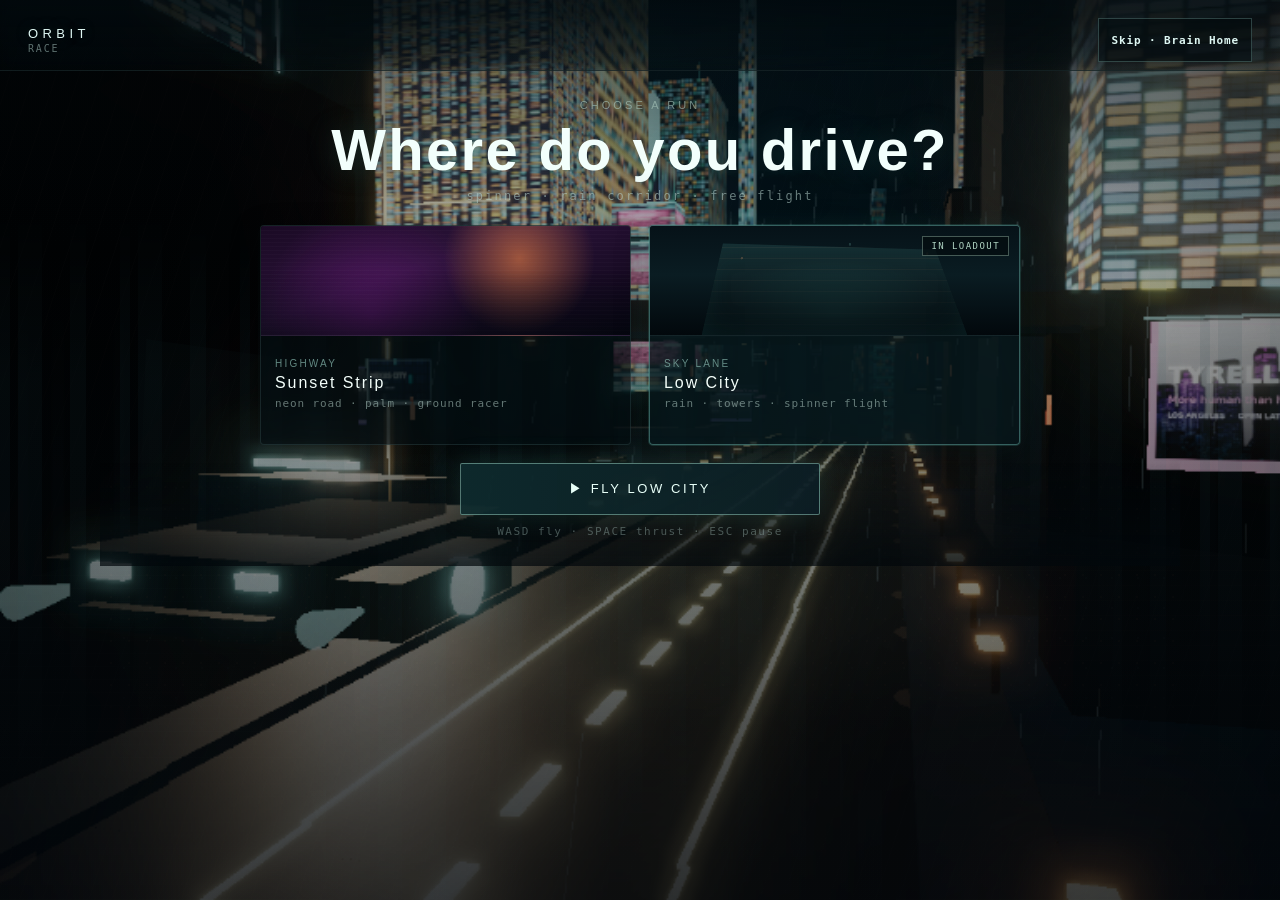
<file: hermes/opening/index.html>
<!doctype html>
<html lang="zh-CN">
<head>
  <meta charset="utf-8">
  <meta name="viewport" content="width=device-width, initial-scale=1">
  <meta name="theme-color" content="#02080c">
  <title>ORBIT RACE · 3D FREE DRIVE</title>
  <link rel="icon" href="data:,">
  <link rel="stylesheet" href="styles.css?v=30">
  <script type="importmap">
  {
    "imports": {
      "three": "./vendor/three.module.js",
      "three/addons/": "./vendor/jsm/"
    }
  }
  </script>
</head>
<body class="is-selecting">
  <div id="game" class="game">
    <div id="viewport" class="viewport"></div>
    <div class="scanlines" aria-hidden="true"></div>
    <div class="vignette" aria-hidden="true"></div>

    <div class="hud-frame" aria-hidden="true">
      <span class="corner tl"></span><span class="corner tr"></span>
      <span class="corner bl"></span><span class="corner br"></span>
      <span class="hud-rail left"></span>
      <span class="hud-rail right"></span>
      <span class="hud-cross"></span>
      <span class="hud-tick top"></span>
      <span class="hud-tick bottom"></span>
    </div>
    <div class="instrument-strip mono" id="instrumentStrip" aria-hidden="true">
      <span id="instA">CORR 09</span>
      <span id="instB">VIS 28M</span>
      <span id="instC">LIFT CELL 04</span>
      <span id="instD">AUTH · K</span>
    </div>

    <div id="loader" class="boot-loader" role="status" aria-live="polite">
      <p class="eyebrow">OPENING LOW CITY CORRIDOR</p>
      <div class="boot-bar"><i id="bootFill"></i></div>
      <p class="mono" id="bootText">0%</p>
    </div>
    <div id="openingError" class="opening-load-error" role="alert" hidden>
      Opening unavailable. <a href="/">Continue to Brain Home</a>.
    </div>

    <div id="selectScreen" class="select-screen" aria-hidden="false">
      <div class="select-atmosphere" aria-hidden="true">
        <div class="city-far"></div>
        <div class="city-stack"></div>
        <div class="city-near"></div>
        <div class="window-grid"></div>
        <div class="city-glow"></div>
        <div class="rain-veil"></div>
        <div class="haze"></div>
      </div>

      <header class="select-topbar">
        <div class="brand">
          <span class="brand-mark">ORBIT</span>
          <span class="brand-sub mono">RACE</span>
        </div>
        <a href="/" class="opening-exit">Skip · Brain Home</a>
      </header>

      <div class="select-hero">
        <p class="eyebrow">CHOOSE A RUN</p>
        <h1 class="select-title">Where do you drive?</h1>
        <p class="select-sub mono" id="selectSub">pick a world · then launch</p>
      </div>

      <section class="catalog catalog-solo">
        <div class="select-grid product-grid product-grid-duo" id="sceneGrid" role="radiogroup" aria-label="Choose an opening run">
          <button type="button" class="product-card" data-scene="sunset" role="radio" aria-checked="false">
            <div class="product-preview sunset-preview" aria-hidden="true"></div>
            <div class="product-body">
              <span class="card-kicker">HIGHWAY</span>
              <span class="card-title">Sunset Strip</span>
              <span class="card-desc mono">neon road · palm · ground racer</span>
            </div>
          </button>
          <button type="button" class="product-card is-active" data-scene="blade" role="radio" aria-checked="true">
            <div class="product-preview blade-preview" aria-hidden="true"></div>
            <div class="product-body">
              <span class="card-kicker">SKY LANE</span>
              <span class="card-title">Low City</span>
              <span class="card-desc mono">rain · towers · spinner flight</span>
            </div>
          </button>
        </div>
      </section>

      <div class="select-cta">
        <button type="button" id="startBtn" class="start-btn">▶ START</button>
        <p class="select-hint mono" id="selectHint">WASD move · SPACE boost · ESC pause</p>
      </div>
    </div>

    <div id="intro" class="intro">
      <p class="eyebrow" id="introEyebrow">SUNSET RACE INSPIRED · THREE.JS</p>
      <h1 class="word sunset" id="introWordA">ORBIT</h1>
      <h1 class="word race" id="introWordB">RACE</h1>
      <p class="tagline" id="introTag">NEON CITY · TRUE 3D · FREE DRIVE</p>
      <p class="hint mono" id="introHint">WASD / ARROWS · SPACE NITRO · R RESET · ESC PAUSE</p>
    </div>

    <div class="top-actions" id="topActions">
      <button type="button" id="pauseBtn" class="top-btn" aria-pressed="false" title="Pause (Esc / P)">❚❚ PAUSE</button>
      <button type="button" id="menuBtn" class="top-btn top-btn-exit" title="Open menu">MENU</button>
    </div>

    <header class="top-meta">
      <div class="chip" id="titleChip">ORBIT RACE 3D</div>
      <div class="chip mono" id="clock">00:00:00</div>
      <div class="chip" id="modeChip">FREE DRIVE</div>
    </header>

    <div class="speedo">
      <div class="speed-num mono" id="speed">000</div>
      <div class="speed-unit" id="speedUnit">KM/H</div>
      <div class="nitro-row">
        <span id="boostLabel">NITRO</span>
        <div class="nitro-bar"><i id="nitroFill"></i></div>
      </div>
    </div>

    <div class="stats mono">
      <div><span>DIST</span><b id="dist">0.00</b> km</div>
      <div><span>TIME</span><b id="etime">00:00</b></div>
      <div><span id="laneLabel">LANE</span><b id="lane">C</b></div>
    </div>

    <div class="controls-help mono" id="help">
      <span>← → steer</span>
      <span id="helpUp">↑ accel</span>
      <span id="helpDown">↓ brake</span>
      <span>SPACE boost</span>
      <span>ESC pause</span>
    </div>

    <div class="touch" id="touch">
      <div class="touch-col">
        <button type="button" data-k="left" aria-label="Steer left">◀</button>
        <button type="button" data-k="right" aria-label="Steer right">▶</button>
      </div>
      <div class="touch-col">
        <button type="button" data-k="nitro" class="nitro-btn" aria-label="Boost or thrust">BOOST</button>
        <button type="button" data-k="up" aria-label="Accelerate or ascend">▲</button>
        <button type="button" data-k="down" aria-label="Brake or descend">▼</button>
      </div>
    </div>

    <div id="pauseOverlay" class="pause-overlay" role="dialog" aria-modal="true" aria-labelledby="pauseTitle" aria-hidden="true">
      <div class="pause-card">
        <p class="eyebrow">SYSTEM HOLD</p>
        <h2 id="pauseTitle">PAUSED</h2>
        <p class="pause-sub mono">ESC resume · change run anytime</p>
        <div class="pause-actions">
          <button type="button" id="resumeBtn" class="pause-btn primary">▶ RESUME</button>
          <button type="button" id="reselectBtn" class="pause-btn">↻ CHANGE RUN</button>
          <button type="button" id="exitBtn" class="pause-btn danger">EXIT · HOME</button>
        </div>
      </div>
    </div>

    <footer class="bottom-meta">
      <span id="footerLeft">3D REMAKE · DRIVE FREELY</span>
      <span class="mono" id="footerRight">REF: SUNSET RACE</span>
    </footer>
  </div>

  <script type="module" src="app.js?v=30"></script>
  <noscript><p class="opening-load-error">The interactive opening needs JavaScript. <a href="/">Continue to Brain Home</a>.</p></noscript>
</body>
</html>
</file>
<file: hermes/opening/styles.css>
:root {
  --void: #07040f;
  --cyan: #2fd8fa;
  --cyan-hot: #7cf7ff;
  --magenta: #e62ffa;
  --pink: #ff4fd8;
  --sun: #ff7a3a;
  --sun-core: #ffd56a;
  --white: #f7fbff;
  --muted: rgba(247, 251, 255, 0.62);
  --font-display: "Orbitron", "Segoe UI", sans-serif;
  --font-mono: "Share Tech Mono", ui-monospace, monospace;
}

* { box-sizing: border-box; margin: 0; padding: 0; }
html, body {
  width: 100%;
  height: 100%;
  overflow: hidden;
  background: var(--void);
  color: var(--white);
  font-family: var(--font-display);
  touch-action: none;
  user-select: none;
}

button {
  border: 0;
  background: none;
  color: inherit;
  font: inherit;
  cursor: pointer;
  -webkit-tap-highlight-color: transparent;
}
button:focus-visible {
  outline: 2px solid var(--cyan-hot);
  outline-offset: 4px;
}

.game {
  position: fixed;
  inset: 0;
  background: #05030a;
}

.viewport {
  position: absolute;
  inset: 0;
  z-index: 0;
}
.viewport canvas {
  display: block;
  width: 100% !important;
  height: 100% !important;
}

.scanlines,
.vignette {
  position: absolute;
  inset: 0;
  pointer-events: none;
  z-index: 2;
}
.scanlines {
  background: repeating-linear-gradient(
    to bottom,
    rgba(255,255,255,0.025) 0px,
    rgba(255,255,255,0.025) 1px,
    transparent 2px,
    transparent 4px
  );
  opacity: .28;
  mix-blend-mode: soft-light;
}
.vignette {
  background:
    radial-gradient(ellipse at center, transparent 45%, rgba(0,0,0,.55) 100%),
    linear-gradient(to top, rgba(0,0,0,.42), transparent 28%);
}

.hud-frame { position: absolute; inset: 14px; z-index: 3; pointer-events: none; }
.corner {
  position: absolute;
  width: 24px;
  height: 24px;
  border: 2px solid rgba(47,216,250,.5);
  box-shadow: 0 0 10px rgba(47,216,250,.3);
}
.corner.tl { top: 0; left: 0; border-right: 0; border-bottom: 0; }
.corner.tr { top: 0; right: 0; border-left: 0; border-bottom: 0; border-color: rgba(230,47,250,.55); }
.corner.bl { bottom: 0; left: 0; border-right: 0; border-top: 0; border-color: rgba(230,47,250,.55); }
.corner.br { bottom: 0; right: 0; border-left: 0; border-top: 0; }

.top-meta,
.bottom-meta {
  position: absolute;
  left: 28px;
  right: 28px;
  z-index: 5;
  display: flex;
  justify-content: space-between;
  gap: 10px;
  font-size: 11px;
  letter-spacing: .16em;
  color: var(--muted);
  text-transform: uppercase;
  pointer-events: none;
}
.top-meta { top: 28px; }
.bottom-meta { bottom: 22px; }
.chip {
  padding: 6px 10px;
  border: 1px solid rgba(47,216,250,.28);
  background: rgba(8,6,18,.55);
  backdrop-filter: blur(8px);
  box-shadow: 0 0 20px rgba(47,216,250,.08);
}
.mono { font-family: var(--font-mono); letter-spacing: .08em; }

.boot-loader {
  position: absolute;
  inset: 0;
  z-index: 20;
  display: grid;
  place-content: center;
  justify-items: center;
  gap: 12px;
  background:
    radial-gradient(ellipse at 50% 42%, rgba(90, 180, 170, .12), transparent 55%),
    linear-gradient(180deg, rgba(2, 8, 12, .92), rgba(2, 6, 10, .88));
  transition: opacity .7s ease, visibility .7s ease;
}
.boot-loader.done {
  opacity: 0;
  visibility: hidden;
  pointer-events: none;
}
.boot-bar {
  width: min(280px, 60vw);
  height: 8px;
  border: 1px solid rgba(47,216,250,.4);
  background: rgba(255,255,255,.04);
  overflow: hidden;
}
.boot-bar i {
  display: block;
  height: 100%;
  width: 0%;
  background: linear-gradient(90deg, #2fd8fa, #e62ffa);
  box-shadow: 0 0 12px rgba(47,216,250,.6);
  transition: width .15s linear;
}

.intro {
  position: absolute;
  inset: 0;
  z-index: 6;
  display: grid;
  place-content: center;
  justify-items: center;
  gap: 6px;
  text-align: center;
  pointer-events: none;
  opacity: 0;
  transform: translateY(8px);
  transition: opacity .8s ease, transform .8s ease;
}
.intro.ready { opacity: 1; transform: none; }
.intro.gone {
  opacity: 0;
  transform: translateY(-12px) scale(1.02);
  transition: opacity .9s ease, transform .9s ease;
}
.eyebrow {
  font-size: 11px;
  letter-spacing: .28em;
  color: rgba(124,247,255,.75);
  margin-bottom: 8px;
}
.word {
  font-size: clamp(48px, 12vw, 104px);
  line-height: .9;
  font-weight: 800;
  letter-spacing: .08em;
  text-shadow:
    0 0 20px rgba(47,216,250,.45),
    0 0 60px rgba(230,47,250,.25);
}
.word.sunset {
  background: linear-gradient(180deg, #fff 20%, #7cf7ff 55%, #e62ffa 100%);
  -webkit-background-clip: text;
  background-clip: text;
  color: transparent;
}
.word.race {
  color: transparent;
  -webkit-text-stroke: 1.5px rgba(247,251,255,.85);
  text-shadow: 0 0 24px rgba(230,47,250,.55);
}
.tagline {
  margin-top: 10px;
  font-size: 12px;
  letter-spacing: .24em;
  color: rgba(247,251,255,.7);
}
.hint {
  margin-top: 14px;
  font-size: 12px;
  color: rgba(124,247,255,.8);
  letter-spacing: .14em;
}

.speedo {
  position: absolute;
  right: 36px;
  bottom: 88px;
  z-index: 5;
  text-align: right;
  pointer-events: none;
}
.speed-num {
  font-size: clamp(42px, 8vw, 72px);
  font-weight: 700;
  line-height: 1;
  color: #fff;
  text-shadow: 0 0 18px rgba(47,216,250,.55);
}
.speed-unit {
  font-size: 11px;
  letter-spacing: .28em;
  color: var(--muted);
  margin-top: 2px;
}
.nitro-row {
  margin-top: 10px;
  display: flex;
  align-items: center;
  justify-content: flex-end;
  gap: 8px;
  font-size: 10px;
  letter-spacing: .18em;
  color: rgba(230,47,250,.9);
}
.nitro-bar {
  width: 110px;
  height: 8px;
  border: 1px solid rgba(230,47,250,.45);
  background: rgba(10,6,18,.6);
  overflow: hidden;
  box-shadow: 0 0 12px rgba(230,47,250,.2);
}
.nitro-bar i {
  display: block;
  height: 100%;
  width: 100%;
  background: linear-gradient(90deg, #7cf7ff, #e62ffa 60%, #ff7a3a);
  box-shadow: 0 0 10px rgba(230,47,250,.6);
  transition: width .08s linear;
}

.stats {
  position: absolute;
  left: 36px;
  bottom: 88px;
  z-index: 5;
  display: grid;
  gap: 8px;
  pointer-events: none;
  font-size: 12px;
  color: var(--muted);
}
.stats div {
  display: flex;
  align-items: baseline;
  gap: 10px;
  padding: 6px 10px;
  border: 1px solid rgba(47,216,250,.18);
  background: rgba(8,6,18,.45);
  backdrop-filter: blur(6px);
  min-width: 140px;
}
.stats span {
  letter-spacing: .16em;
  font-size: 10px;
  opacity: .75;
}
.stats b {
  color: #fff;
  font-weight: 700;
  font-size: 14px;
  text-shadow: 0 0 10px rgba(47,216,250,.35);
}

.controls-help {
  position: absolute;
  left: 50%;
  bottom: 86px;
  transform: translateX(-50%);
  z-index: 5;
  display: flex;
  gap: 14px;
  flex-wrap: wrap;
  justify-content: center;
  pointer-events: none;
  font-size: 11px;
  letter-spacing: .12em;
  color: rgba(247,251,255,.55);
  transition: opacity .8s ease;
}
.controls-help.dim { opacity: .25; }
.controls-help span {
  padding: 5px 8px;
  border: 1px solid rgba(255,255,255,.08);
  background: rgba(0,0,0,.25);
}

.touch {
  position: absolute;
  left: 16px;
  right: 16px;
  bottom: 18px;
  z-index: 8;
  display: none;
  justify-content: space-between;
  gap: 12px;
  pointer-events: none;
}
.touch-col {
  display: flex;
  gap: 10px;
  pointer-events: auto;
}
.touch button {
  width: 64px;
  height: 64px;
  border-radius: 16px;
  border: 1px solid rgba(47,216,250,.35);
  background: rgba(8,6,18,.55);
  backdrop-filter: blur(8px);
  color: #fff;
  font-size: 20px;
  box-shadow: 0 0 18px rgba(47,216,250,.12);
}
.touch button:active {
  border-color: rgba(230,47,250,.7);
  box-shadow: 0 0 20px rgba(230,47,250,.35);
}
.touch .nitro-btn {
  border-color: rgba(230,47,250,.5);
  color: #ff9af0;
  font-size: 13px;
  letter-spacing: .08em;
}

/* top-center pause / menu */
.top-actions {
  position: absolute;
  top: 18px;
  left: 50%;
  transform: translateX(-50%);
  z-index: 12;
  display: flex;
  gap: 10px;
  pointer-events: auto;
}
.top-btn {
  min-width: 118px;
  padding: 10px 16px;
  border-radius: 999px;
  border: 1px solid rgba(47,216,250,.45);
  background: rgba(8,6,18,.72);
  backdrop-filter: blur(10px);
  color: #eafcff;
  font-size: 12px;
  letter-spacing: .14em;
  text-transform: uppercase;
  box-shadow: 0 0 22px rgba(47,216,250,.14);
  transition: border-color .15s ease, box-shadow .15s ease, transform .12s ease;
}
.top-btn:hover {
  border-color: rgba(124,247,255,.85);
  box-shadow: 0 0 26px rgba(47,216,250,.28);
}
.top-btn:active { transform: scale(.97); }
.top-btn-exit {
  border-color: rgba(230,47,250,.42);
  color: #ffc2f5;
  box-shadow: 0 0 18px rgba(230,47,250,.12);
}
.top-btn-exit:hover {
  border-color: rgba(255,120,220,.8);
  box-shadow: 0 0 24px rgba(230,47,250,.28);
}

/* pause overlay */
.pause-overlay {
  position: absolute;
  inset: 0;
  z-index: 20;
  display: grid;
  place-items: center;
  background: rgba(4,2,10,.62);
  backdrop-filter: blur(8px);
  opacity: 0;
  pointer-events: none;
  transition: opacity .2s ease;
}
.pause-overlay.open {
  opacity: 1;
  pointer-events: auto;
}
.pause-card {
  width: min(420px, calc(100vw - 36px));
  padding: 28px 26px 24px;
  border-radius: 22px;
  border: 1px solid rgba(47,216,250,.28);
  background:
    linear-gradient(160deg, rgba(20,12,36,.92), rgba(8,5,18,.94)),
    radial-gradient(circle at 20% 0%, rgba(47,216,250,.12), transparent 50%);
  box-shadow: 0 20px 60px rgba(0,0,0,.45), 0 0 40px rgba(230,47,250,.08);
  text-align: center;
}
.pause-card .eyebrow {
  font-size: 11px;
  letter-spacing: .22em;
  color: rgba(124,247,255,.75);
  margin-bottom: 8px;
}
.pause-card h2 {
  font-size: 34px;
  letter-spacing: .18em;
  margin-bottom: 8px;
  text-shadow: 0 0 24px rgba(47,216,250,.35);
}
.pause-sub {
  color: var(--muted);
  font-size: 12px;
  margin-bottom: 22px;
}
.pause-actions {
  display: grid;
  gap: 10px;
}
.pause-btn {
  width: 100%;
  padding: 14px 16px;
  border-radius: 14px;
  border: 1px solid rgba(47,216,250,.35);
  background: rgba(12,10,28,.75);
  letter-spacing: .14em;
  font-size: 13px;
  transition: border-color .15s ease, box-shadow .15s ease, transform .12s ease;
}
.pause-btn:hover {
  border-color: rgba(124,247,255,.75);
  box-shadow: 0 0 20px rgba(47,216,250,.2);
}
.pause-btn:active { transform: scale(.985); }
.pause-btn.primary {
  background: linear-gradient(90deg, rgba(47,216,250,.22), rgba(230,47,250,.18));
  border-color: rgba(124,247,255,.55);
}
.pause-btn.danger {
  border-color: rgba(255,90,160,.45);
  color: #ffb7df;
}
.pause-btn.danger:hover {
  border-color: rgba(255,120,180,.8);
  box-shadow: 0 0 22px rgba(230,47,250,.22);
}

body.is-paused .touch,
body.is-paused .controls-help {
  opacity: .2;
  pointer-events: none;
}

/* mission select — DoronSupply catalog grammar + RockTree city mood */
.select-screen {
  position: absolute;
  inset: 0;
  z-index: 15;
  display: flex;
  flex-direction: column;
  align-items: stretch;
  gap: 0;
  padding: 0;
  color: #e7f2ef;
  /* 3D low-city corridor is the real wallpaper; UI is a frosted catalog overlay */
  background:
    linear-gradient(180deg, rgba(2, 8, 12, .42) 0%, rgba(2, 8, 12, .18) 38%, rgba(2, 6, 10, .55) 100%),
    radial-gradient(ellipse at 50% 0%, rgba(24, 90, 98, .14), transparent 48%),
    radial-gradient(ellipse at 50% 100%, rgba(0, 0, 0, .35), transparent 50%);
  transition: opacity .45s ease, visibility .45s ease;
  overflow-y: auto;
  overflow-x: hidden;
}
.select-screen.gone {
  opacity: 0;
  visibility: hidden;
  pointer-events: none;
}
.select-atmosphere {
  position: absolute;
  inset: 0;
  pointer-events: none;
  z-index: 0;
  overflow: hidden;
  opacity: .28;
  mix-blend-mode: screen;
}
.city-far,
.city-stack,
.city-near,
.window-grid,
.city-glow,
.rain-veil,
.haze {
  position: absolute;
  inset: 0;
  pointer-events: none;
}
.city-far {
  bottom: 8%;
  top: auto;
  height: 58%;
  background:
    linear-gradient(180deg, transparent, rgba(2, 8, 12, .55)),
    repeating-linear-gradient(
      90deg,
      rgba(12, 28, 34, .0) 0 18px,
      rgba(28, 58, 64, .42) 18px 28px,
      rgba(10, 24, 30, .0) 28px 52px,
      rgba(34, 70, 74, .28) 52px 64px,
      rgba(8, 18, 24, .0) 64px 96px
    );
  filter: blur(1.2px);
  opacity: .72;
  mask-image: linear-gradient(180deg, transparent 0%, #000 35%, #000 100%);
}
.city-stack {
  left: 0;
  right: 0;
  bottom: 0;
  top: auto;
  height: 76%;
  background:
    repeating-linear-gradient(
      90deg,
      rgba(18, 48, 56, .62) 0 10px,
      rgba(8, 24, 30, .0) 10px 18px,
      rgba(18, 48, 56, .55) 18px 42px,
      rgba(8, 24, 30, .0) 42px 70px,
      rgba(28, 70, 78, .38) 70px 86px,
      rgba(6, 18, 24, .0) 86px 120px
    ),
    linear-gradient(180deg, rgba(4, 18, 24, .08), rgba(2, 8, 12, .94));
  mask-image: linear-gradient(180deg, transparent 0%, #000 24%, #000 100%);
  opacity: .95;
}
.city-stack::before,
.city-stack::after {
  content: "";
  position: absolute;
  bottom: 16%;
  width: 18%;
  background: linear-gradient(180deg, rgba(40, 92, 98, .2), rgba(4, 12, 16, .96));
  box-shadow: inset 0 0 0 1px rgba(90, 160, 160, .1);
}
.city-stack::before {
  left: 10%;
  height: 66%;
  clip-path: polygon(8% 0, 92% 6%, 100% 100%, 0 100%);
}
.city-stack::after {
  right: 12%;
  height: 84%;
  width: 24%;
  clip-path: polygon(0 10%, 100% 0, 94% 100%, 8% 100%);
  background: linear-gradient(180deg, rgba(60, 110, 108, .18), rgba(3, 10, 14, .97));
}
.city-near {
  left: 0;
  right: 0;
  bottom: 0;
  top: auto;
  height: 42%;
  background:
    linear-gradient(180deg, transparent, rgba(1, 6, 10, .88)),
    radial-gradient(ellipse at 18% 100%, rgba(70, 140, 135, .14), transparent 34%),
    radial-gradient(ellipse at 82% 100%, rgba(150, 100, 60, .1), transparent 32%);
}
.city-near::before,
.city-near::after {
  content: "";
  position: absolute;
  bottom: 0;
  width: 28%;
  height: 100%;
  background:
    linear-gradient(180deg, rgba(18, 42, 48, .2), rgba(3, 8, 12, .96)),
    repeating-linear-gradient(
      to top,
      transparent 0 12px,
      rgba(150, 200, 190, .05) 12px 13px
    );
  box-shadow: inset 0 0 0 1px rgba(90, 150, 145, .08);
}
.city-near::before {
  left: -2%;
  clip-path: polygon(0 18%, 78% 0, 100% 100%, 0 100%);
}
.city-near::after {
  right: -4%;
  width: 34%;
  clip-path: polygon(18% 0, 100% 12%, 100% 100%, 0 100%);
  background:
    linear-gradient(180deg, rgba(34, 58, 62, .18), rgba(2, 8, 12, .97)),
    repeating-linear-gradient(
      to top,
      transparent 0 14px,
      rgba(196, 138, 98, .05) 14px 15px
    );
}
.window-grid {
  left: 8%;
  right: 8%;
  bottom: 18%;
  top: auto;
  height: 34%;
  background-image:
    radial-gradient(circle, rgba(196, 138, 98, .28) 0 1px, transparent 1.6px),
    radial-gradient(circle, rgba(110, 170, 165, .22) 0 1px, transparent 1.5px);
  background-size: 18px 22px, 26px 30px;
  background-position: 0 0, 9px 11px;
  opacity: .42;
  mask-image: linear-gradient(180deg, transparent, #000 30%, #000 80%, transparent);
  filter: blur(.2px);
}
.city-glow {
  left: 50%;
  bottom: 18%;
  top: auto;
  width: 78vw;
  height: 34vh;
  transform: translateX(-50%);
  background:
    radial-gradient(ellipse at center, rgba(56, 150, 148, .2), transparent 68%),
    radial-gradient(ellipse at 70% 60%, rgba(160, 100, 60, .08), transparent 45%);
  filter: blur(10px);
}
.rain-veil {
  background:
    repeating-linear-gradient(
      108deg,
      transparent 0 10px,
      rgba(170, 210, 205, .035) 10px 11px,
      transparent 11px 22px
    );
  opacity: .55;
  mix-blend-mode: screen;
  animation: rain-drift 7s linear infinite;
}
@keyframes rain-drift {
  from { transform: translate3d(0, -4%, 0); }
  to { transform: translate3d(-2%, 4%, 0); }
}
.haze {
  background:
    linear-gradient(180deg, rgba(2, 8, 12, .22), transparent 28%, rgba(2, 6, 10, .62) 100%),
    radial-gradient(ellipse at 50% 42%, rgba(80, 180, 170, .06), transparent 58%),
    radial-gradient(ellipse at 50% 100%, rgba(0, 0, 0, .45), transparent 42%);
}
.select-topbar,
.select-hero,
.catalog,
.select-cta {
  position: relative;
  z-index: 1;
}
.select-topbar {
  display: flex;
  justify-content: space-between;
  align-items: center;
  gap: 16px;
  padding: 18px 28px 8px;
  border-bottom: 1px solid rgba(120, 170, 165, .12);
  background: linear-gradient(180deg, rgba(2, 10, 14, .55), transparent);
}
.brand {
  display: flex;
  flex-direction: column;
  gap: 2px;
}
.brand-mark {
  font-size: 13px;
  letter-spacing: .34em;
  color: #dff8f4;
  text-shadow: 0 0 18px rgba(90, 190, 180, .25);
}
.brand-sub {
  font-size: 10px;
  color: rgba(170, 200, 195, .55);
  letter-spacing: .18em;
}
.opening-exit {
  min-height: 44px;
  display: inline-flex;
  align-items: center;
  padding: 8px 12px;
  border: 1px solid rgba(120, 170, 165, .34);
  color: #dff8f4;
  font: 600 11px/1 var(--font-mono);
  letter-spacing: .08em;
  text-decoration: none;
  background: rgba(2, 10, 14, .62);
}
.opening-exit:focus-visible { outline: 2px solid var(--cyan-hot); outline-offset: 3px; }
.opening-load-error { color: #f7fbff; font: 14px/1.5 var(--font-mono); }
.opening-load-error a { color: var(--cyan-hot); }
.select-status {
  display: flex;
  gap: 10px;
  align-items: center;
  font-size: 10px;
  color: rgba(160, 196, 190, .58);
  letter-spacing: .14em;
}
.select-status .dot { opacity: .4; }
.select-hero {
  padding: 28px 28px 8px;
  text-align: left;
  max-width: 1080px;
  width: min(1080px, 100%);
  margin: 0 auto;
}
.select-hero .eyebrow {
  margin-bottom: 10px;
  color: rgba(140, 190, 180, .72);
  letter-spacing: .28em;
}
.select-title {
  font-size: clamp(34px, 6.5vw, 58px);
  letter-spacing: .14em;
  line-height: 1;
  color: #f2fffc;
  text-shadow: 0 0 30px rgba(70, 160, 150, .22);
  margin-bottom: 10px;
}
.select-sub {
  color: rgba(176, 204, 198, .58);
  font-size: 12px;
  letter-spacing: .18em;
}
.select-ticker {
  margin-top: 14px;
  display: flex;
  flex-wrap: wrap;
  gap: 8px;
}
.select-ticker span {
  padding: 5px 8px;
  border: 1px solid rgba(120, 170, 160, .16);
  background: rgba(3, 10, 14, .55);
  color: rgba(170, 200, 194, .55);
  font-size: 10px;
  letter-spacing: .14em;
}
.select-ticker span:nth-child(2),
.select-ticker span:nth-child(4) {
  border-color: rgba(170, 120, 80, .18);
  color: rgba(210, 170, 130, .58);
}
.catalog {
  width: min(1080px, 100%);
  margin: 10px auto 0;
  padding: 0 28px;
}
.catalog-head {
  display: flex;
  justify-content: space-between;
  align-items: baseline;
  gap: 12px;
  margin: 14px 0 10px;
}
.select-label {
  font-size: 11px;
  letter-spacing: .24em;
  color: rgba(150, 198, 190, .78);
  text-align: left;
}
.catalog-note {
  font-size: 10px;
  color: rgba(150, 176, 170, .45);
  letter-spacing: .14em;
}
.product-grid,
.select-grid {
  display: grid;
  grid-template-columns: repeat(2, minmax(0, 1fr));
  gap: 14px;
}
.product-card,
.select-card {
  text-align: left;
  padding: 0;
  border-radius: 4px;
  border: 1px solid rgba(110, 160, 155, .16);
  background:
    linear-gradient(180deg, rgba(8, 18, 22, .92), rgba(4, 10, 14, .96));
  box-shadow: 0 16px 40px rgba(0, 0, 0, .35);
  display: grid;
  grid-template-rows: 118px auto;
  overflow: hidden;
  transition: border-color .18s ease, box-shadow .18s ease, transform .12s ease, background .18s ease;
}
.product-card:hover,
.select-card:hover {
  border-color: rgba(140, 210, 200, .42);
  box-shadow: 0 0 28px rgba(60, 140, 135, .14);
  transform: translateY(-1px);
}
.product-card.is-active,
.select-card.is-active {
  border-color: rgba(180, 230, 210, .55);
  box-shadow:
    0 0 0 1px rgba(120, 200, 180, .18) inset,
    0 0 34px rgba(70, 160, 145, .18);
  background:
    linear-gradient(180deg, rgba(12, 28, 32, .96), rgba(5, 14, 18, .98));
}
.product-card.is-active::after {
  content: "IN LOADOUT";
  position: absolute;
  top: 10px;
  right: 10px;
  z-index: 2;
  padding: 4px 8px;
  border: 1px solid rgba(190, 230, 210, .35);
  background: rgba(4, 12, 14, .72);
  color: rgba(200, 240, 220, .88);
  font-family: var(--font-mono);
  font-size: 9px;
  letter-spacing: .16em;
}
.product-card { position: relative; }
.product-preview {
  position: relative;
  border-bottom: 1px solid rgba(120, 160, 155, .12);
  overflow: hidden;
}
.product-preview::after {
  content: "";
  position: absolute;
  inset: 0;
  background:
    linear-gradient(180deg, transparent 40%, rgba(2, 8, 12, .75) 100%),
    repeating-linear-gradient(
      to bottom,
      rgba(255,255,255,.03) 0 1px,
      transparent 1px 4px
    );
  opacity: .7;
  pointer-events: none;
}
.preview-badge {
  position: absolute;
  left: 12px;
  bottom: 10px;
  z-index: 1;
  font-size: 11px;
  letter-spacing: .18em;
  color: rgba(210, 236, 228, .72);
}
.sunset-preview {
  background:
    radial-gradient(circle at 70% 30%, rgba(255, 140, 70, .55), transparent 28%),
    radial-gradient(circle at 30% 80%, rgba(230, 47, 250, .22), transparent 40%),
    linear-gradient(160deg, #1a0a24 0%, #2a1238 40%, #0a0614 100%);
}
.blade-preview {
  background:
    radial-gradient(ellipse at 50% 80%, rgba(50, 130, 125, .38), transparent 45%),
    linear-gradient(180deg, #061218 0%, #0a1c22 45%, #02080c 100%),
    repeating-linear-gradient(90deg, transparent 0 12px, rgba(70,140,135,.14) 12px 14px);
}
.blade-preview::before {
  content: "";
  position: absolute;
  left: 14%;
  right: 14%;
  bottom: 0;
  height: 84%;
  background:
    linear-gradient(180deg, rgba(90, 160, 155, .14), rgba(4, 12, 16, .92)),
    repeating-linear-gradient(to top, transparent 0 10px, rgba(196,138,98,.08) 10px 11px);
  clip-path: polygon(8% 0, 88% 7%, 100% 100%, 0 100%);
  box-shadow: inset 0 0 30px rgba(40, 120, 115, .18);
}
.blade-preview::after {
  content: "";
  position: absolute;
  left: 8%;
  right: 8%;
  bottom: 10%;
  height: 42%;
  background:
    radial-gradient(circle at 20% 70%, rgba(196,138,98,.35) 0 1px, transparent 1.5px),
    radial-gradient(circle at 55% 40%, rgba(120,190,180,.28) 0 1px, transparent 1.5px),
    radial-gradient(circle at 80% 60%, rgba(196,138,98,.22) 0 1px, transparent 1.5px);
  opacity: .8;
  pointer-events: none;
}
.cruiser-preview {
  background:
    radial-gradient(circle at 50% 60%, rgba(47, 216, 250, .18), transparent 40%),
    linear-gradient(135deg, #12081c, #1c0f2a 50%, #07040f);
}
.spinner-preview {
  background:
    radial-gradient(circle at 50% 45%, rgba(90, 180, 170, .2), transparent 35%),
    linear-gradient(160deg, #041018, #0a1a22 50%, #02080c);
}
.product-body {
  display: grid;
  gap: 5px;
  padding: 14px 14px 16px;
}
.product-card .card-kicker,
.select-card .card-kicker {
  font-size: 10px;
  letter-spacing: .22em;
  color: rgba(140, 190, 180, .7);
}
.product-card .card-title,
.select-card .card-title {
  font-size: 16px;
  letter-spacing: .12em;
  color: #f4fffb;
}
.product-card .card-desc,
.select-card .card-desc {
  font-size: 11px;
  color: rgba(170, 196, 190, .58);
  letter-spacing: .08em;
}
.card-meta {
  margin-top: 4px;
  font-size: 10px;
  letter-spacing: .16em;
  color: rgba(150, 180, 170, .42);
}
.select-cta {
  width: min(1080px, 100%);
  margin: 18px auto 36px;
  padding: 0 28px;
  display: grid;
  justify-items: center;
  gap: 10px;
}
.start-btn {
  min-width: min(360px, 86vw);
  padding: 16px 24px;
  border-radius: 2px;
  border: 1px solid rgba(170, 230, 210, .45);
  background:
    linear-gradient(90deg, rgba(30, 90, 90, .35), rgba(20, 50, 60, .4)),
    rgba(6, 16, 20, .9);
  letter-spacing: .2em;
  font-size: 13px;
  color: #e8fff8;
  box-shadow: 0 0 28px rgba(60, 140, 130, .16);
  transition: transform .12s ease, box-shadow .15s ease, border-color .15s ease;
}
.start-btn:hover {
  border-color: rgba(200, 245, 225, .7);
  box-shadow: 0 0 36px rgba(80, 170, 155, .24);
}
.start-btn:active { transform: scale(.985); }
.select-hint {
  font-size: 11px;
  color: rgba(160, 186, 180, .42);
  letter-spacing: .14em;
}

body.is-selecting .top-actions,
body.is-selecting .top-meta,
body.is-selecting .speedo,
body.is-selecting .stats,
body.is-selecting .controls-help,
body.is-selecting .touch,
body.is-selecting .bottom-meta,
body.is-selecting .intro {
  opacity: 0 !important;
  pointer-events: none !important;
}
body.is-selecting .hud-frame {
  opacity: .35;
}

/* Blade HUD — photographic restraint, RockTree teal-black */
body.is-blade {
  --void: #02080c;
  --cyan: #7eb8b0;
  --cyan-hot: #d7ece7;
  --magenta: #c48a62;
  --pink: #d7a07a;
  --sun: #c48a62;
  --sun-core: #e2c39a;
  --muted: rgba(190, 210, 205, .58);
}
body.is-blade .game {
  background: #02080c;
}
body.is-blade .scanlines {
  opacity: .16;
  background: repeating-linear-gradient(
    to bottom,
    rgba(140, 180, 175, .035) 0,
    rgba(140, 180, 175, .035) 1px,
    transparent 1px,
    transparent 5px
  );
}
body.is-blade .vignette {
  background:
    radial-gradient(ellipse at center, transparent 38%, rgba(0, 4, 8, .82) 100%),
    linear-gradient(to top, rgba(0, 6, 10, .68), transparent 40%),
    linear-gradient(100deg, rgba(40, 90, 90, .06), transparent 40%, rgba(120, 80, 50, .05));
}
body.is-blade .hud-frame { inset: 16px; }
body.is-blade .corner {
  width: 18px;
  height: 18px;
  border-width: 1px;
  border-color: rgba(150, 190, 180, .48);
  box-shadow: none;
  border-radius: 0;
}
body.is-blade .corner.tr,
body.is-blade .corner.bl {
  border-color: rgba(180, 130, 90, .48);
  box-shadow: none;
}
body.is-blade .hud-rail {
  position: absolute;
  top: 54px;
  bottom: 54px;
  width: 1px;
  background: linear-gradient(180deg, transparent, rgba(150, 190, 180, .28), transparent);
  opacity: .75;
}
body.is-blade .hud-rail.left { left: 28px; }
body.is-blade .hud-rail.right {
  right: 28px;
  background: linear-gradient(180deg, transparent, rgba(180, 130, 90, .28), transparent);
}
body.is-blade .hud-cross {
  position: absolute;
  left: 50%;
  top: 48%;
  width: 18px;
  height: 18px;
  transform: translate(-50%, -50%);
  border: 1px solid rgba(170, 200, 194, .18);
  box-shadow: 0 0 0 10px rgba(2, 8, 12, .04);
}
body.is-blade .hud-cross::before,
body.is-blade .hud-cross::after {
  content: "";
  position: absolute;
  left: 50%;
  top: 50%;
  background: rgba(180, 210, 200, .35);
  transform: translate(-50%, -50%);
}
body.is-blade .hud-cross::before { width: 26px; height: 1px; }
body.is-blade .hud-cross::after { width: 1px; height: 26px; }
body.is-blade .hud-tick {
  position: absolute;
  left: 50%;
  width: 48px;
  height: 1px;
  transform: translateX(-50%);
  background: rgba(160, 190, 180, .28);
}
body.is-blade .hud-tick.top { top: 34px; }
body.is-blade .hud-tick.bottom { bottom: 34px; background: rgba(180, 130, 90, .28); }
body.is-blade .instrument-strip {
  position: absolute;
  top: 58px;
  left: 50%;
  transform: translateX(-50%);
  z-index: 5;
  display: flex;
  gap: 10px;
  padding: 6px 10px;
  border: 1px solid rgba(130, 170, 160, .18);
  background: rgba(3, 10, 14, .58);
  color: rgba(180, 205, 198, .62);
  font-size: 10px;
  letter-spacing: .16em;
  backdrop-filter: blur(2px);
}
body.is-blade .instrument-strip span + span {
  border-left: 1px solid rgba(140, 170, 160, .16);
  padding-left: 10px;
}
body.is-blade .top-meta,
body.is-blade .bottom-meta {
  font-family: var(--font-mono);
  letter-spacing: .12em;
  color: rgba(180, 200, 194, .48);
}
body.is-blade .top-meta {
  top: 96px;
  gap: 8px;
}
body.is-blade .bottom-meta {
  bottom: 18px;
  opacity: .72;
}
body.is-blade .word.sunset {
  background: linear-gradient(180deg, #e8f6f2 8%, #9fc9c0 58%, #6a8f88 100%);
  -webkit-background-clip: text;
  background-clip: text;
  text-shadow: 0 0 24px rgba(90, 150, 140, .28);
}
body.is-blade .word.race {
  -webkit-text-stroke-color: rgba(196, 138, 98, .75);
  text-shadow: 0 0 18px rgba(160, 100, 60, .22);
}
body.is-blade .chip,
body.is-blade .stats div {
  border: 1px solid rgba(140, 180, 170, .22);
  border-radius: 0;
  background:
    linear-gradient(180deg, rgba(8, 18, 22, .82), rgba(3, 10, 14, .78)),
    rgba(4, 12, 16, .72);
  box-shadow: inset 0 1px 0 rgba(160, 200, 190, .05);
  backdrop-filter: blur(2px);
}
body.is-blade .chip {
  min-width: 0;
  padding: 7px 10px;
  font-size: 11px;
}
body.is-blade .speedo {
  right: 28px;
  padding: 10px 12px 12px;
  border: 1px solid rgba(140, 180, 170, .2);
  background: rgba(3, 10, 14, .62);
  box-shadow: inset 0 0 0 1px rgba(120, 160, 150, .05);
}
body.is-blade .speed-num {
  color: #e6f4ef;
  text-shadow: 0 0 10px rgba(120, 180, 165, .28);
  font-size: clamp(38px, 6.5vw, 58px);
  letter-spacing: .08em;
}
body.is-blade .speed-unit {
  letter-spacing: .22em;
  color: rgba(170, 200, 190, .55);
}
body.is-blade .nitro-row { color: rgba(196, 138, 98, .88); letter-spacing: .16em; }
body.is-blade .nitro-bar {
  height: 5px;
  border-color: rgba(196, 138, 98, .42);
  box-shadow: none;
  background: rgba(6, 12, 14, .75);
}
body.is-blade .nitro-bar i {
  background: linear-gradient(90deg, #6f8f86, #c48a62 70%, #e2c39a);
  box-shadow: none;
}
body.is-blade .controls-help {
  bottom: 24px;
  opacity: .55;
}
body.is-blade .controls-help span {
  border-radius: 0;
  border-color: rgba(160, 180, 170, .14);
  background: rgba(4, 10, 12, .5);
  letter-spacing: .12em;
}
body.is-blade .top-btn,
body.is-blade .touch button {
  border-radius: 0;
  border-color: rgba(150, 180, 170, .28);
  background: rgba(6, 14, 16, .78);
  box-shadow: none;
  letter-spacing: .14em;
}
body.is-blade .top-btn-exit,
body.is-blade .touch .nitro-btn {
  color: #d2b08a;
  border-color: rgba(160, 110, 70, .4);
}
body.is-blade .stats {
  left: 28px;
  gap: 8px;
}
body.is-blade .stats div {
  min-width: 118px;
  padding: 7px 10px;
}
body.is-blade .stats span {
  color: rgba(150, 180, 170, .55);
  letter-spacing: .16em;
}
body.is-blade .stats b { text-shadow: none; color: #edf6f2; letter-spacing: .08em; }
body.is-blade .eyebrow { color: rgba(160, 190, 180, .68); }
body.is-blade .tagline { color: rgba(196, 168, 132, .62); }
body.is-blade .hint { color: rgba(160, 186, 180, .58); }
body.is-blade .speedo,
body.is-blade .stats { bottom: 84px; }
body.is-selecting .instrument-strip {
  opacity: 0 !important;
  pointer-events: none !important;
}
body:not(.is-blade) .instrument-strip,
body:not(.is-blade) .hud-rail,
body:not(.is-blade) .hud-cross,
body:not(.is-blade) .hud-tick {
  display: none;
}
body.is-blade .pause-card {
  border-radius: 4px;
  border-color: rgba(140, 180, 170, .24);
  background:
    linear-gradient(160deg, rgba(8, 18, 22, .94), rgba(3, 10, 14, .96)),
    radial-gradient(circle at 20% 0%, rgba(60, 120, 115, .12), transparent 50%);
  box-shadow: 0 20px 60px rgba(0,0,0,.5);
}
body.is-blade .pause-btn {
  border-radius: 2px;
  border-color: rgba(140, 180, 170, .28);
  background: rgba(6, 14, 16, .8);
}
body.is-blade .pause-btn.primary {
  background: linear-gradient(90deg, rgba(40, 90, 90, .28), rgba(30, 50, 55, .3));
  border-color: rgba(160, 210, 195, .4);
}
body.is-blade .pause-btn.danger {
  border-color: rgba(180, 110, 70, .42);
  color: #e0b894;
}

@media (max-width: 820px), (pointer: coarse) {
  body.is-blade .speedo,
  body.is-blade .stats { bottom: 104px; }
  body.is-blade .speed-num { font-size: 42px; }
  body.is-blade .stats div { min-width: 126px; padding: 5px 8px; }
}

@media (max-width: 820px), (pointer: coarse) {
  .touch { display: flex; }
  .controls-help { bottom: 100px; opacity: .35; }
  .speedo { right: 18px; bottom: 110px; }
  .stats { left: 18px; bottom: 110px; }
  .bottom-meta { display: none; }
  .top-actions { top: 14px; gap: 8px; }
  .top-btn { min-width: 96px; padding: 9px 12px; font-size: 11px; }
  .top-meta { top: 64px; }
  .product-grid,
  .select-grid { grid-template-columns: 1fr; }
  .select-title { font-size: 30px; }
  .select-topbar { padding: 14px 16px 8px; flex-wrap: wrap; }
  .select-hero, .catalog, .select-cta { padding-left: 16px; padding-right: 16px; }
  .product-card, .select-card { grid-template-rows: 96px auto; }
  .select-status { font-size: 9px; gap: 6px; }
  .catalog-head { flex-direction: column; gap: 4px; }
}

@media (prefers-reduced-motion: reduce) {
  .intro, .intro.ready, .intro.gone, .boot-loader, .pause-overlay, .select-screen { transition: none; }
}


/* v22 — cinematic boot: live 3D corridor under catalog */
body.is-selecting .viewport {
  filter: saturate(1.05) contrast(1.04);
}
body.is-selecting .scanlines {
  opacity: .35;
}
body.is-selecting .vignette {
  opacity: .85;
  background:
    radial-gradient(ellipse at center, transparent 38%, rgba(0, 0, 0, .55) 100%);
}
body.is-selecting .hud-frame,
body.is-selecting .instrument-strip {
  opacity: 0 !important;
  visibility: hidden !important;
}
.select-hero {
  text-shadow: 0 2px 24px rgba(0, 0, 0, .55);
}
.product-card {
  background: rgba(4, 12, 16, .62);
  backdrop-filter: blur(10px) saturate(1.1);
  -webkit-backdrop-filter: blur(10px) saturate(1.1);
  border: 1px solid rgba(120, 170, 165, .16);
  box-shadow: 0 8px 28px rgba(0, 0, 0, .35);
}
.product-card.is-active {
  background: rgba(8, 24, 28, .72);
  border-color: rgba(120, 200, 190, .42);
  box-shadow:
    0 0 0 1px rgba(90, 180, 170, .18),
    0 10px 32px rgba(0, 0, 0, .4),
    0 0 24px rgba(70, 160, 150, .12);
}
.select-topbar {
  background: linear-gradient(180deg, rgba(2, 10, 14, .72), rgba(2, 10, 14, .15));
  backdrop-filter: blur(8px);
  -webkit-backdrop-filter: blur(8px);
}
.start-btn {
  box-shadow: 0 0 28px rgba(90, 190, 180, .18), 0 10px 28px rgba(0, 0, 0, .35);
}
.select-cta {
  background: linear-gradient(0deg, rgba(2, 8, 12, .72), transparent);
  padding-bottom: 28px;
}
.boot-loader .eyebrow {
  letter-spacing: .32em;
  color: rgba(180, 220, 215, .72);
}


/* v29: two-run select — cleaner, no vehicle row */
.catalog-solo { padding-top: 4px; }
.product-grid-duo {
  grid-template-columns: repeat(2, minmax(0, 1fr));
  max-width: 760px;
  margin: 0 auto;
  gap: 18px;
}
.product-grid-duo .product-card {
  min-height: 220px;
}
.product-grid-duo .product-preview {
  min-height: 110px;
}
.product-grid-duo .card-meta { display: none; }
.select-screen .select-status { display: none; }
.select-screen .select-ticker { display: none; }
.select-hero { text-align: center; }
.select-hero .select-title { letter-spacing: 0.04em; }
.select-cta { text-align: center; }
@media (max-width: 640px) {
  .product-grid-duo {
    grid-template-columns: 1fr;
    max-width: 420px;
  }
}
</file>
